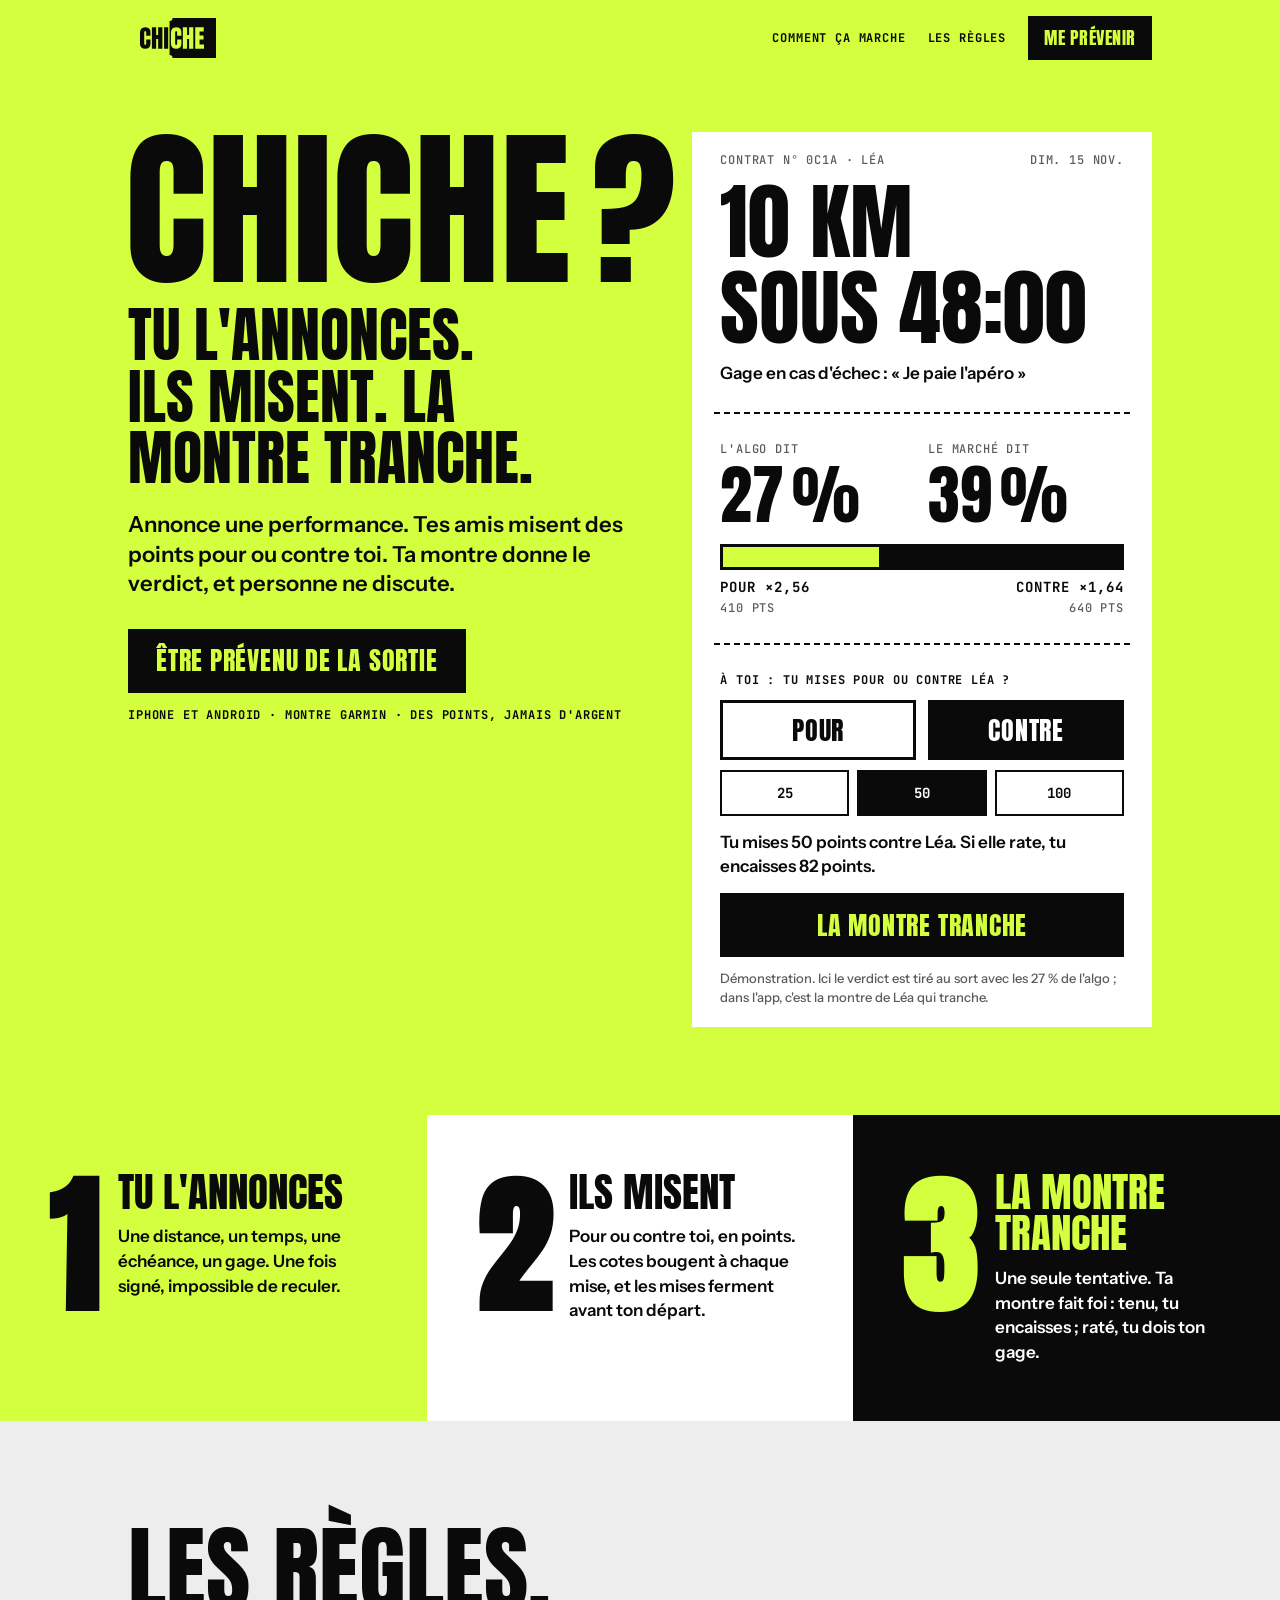
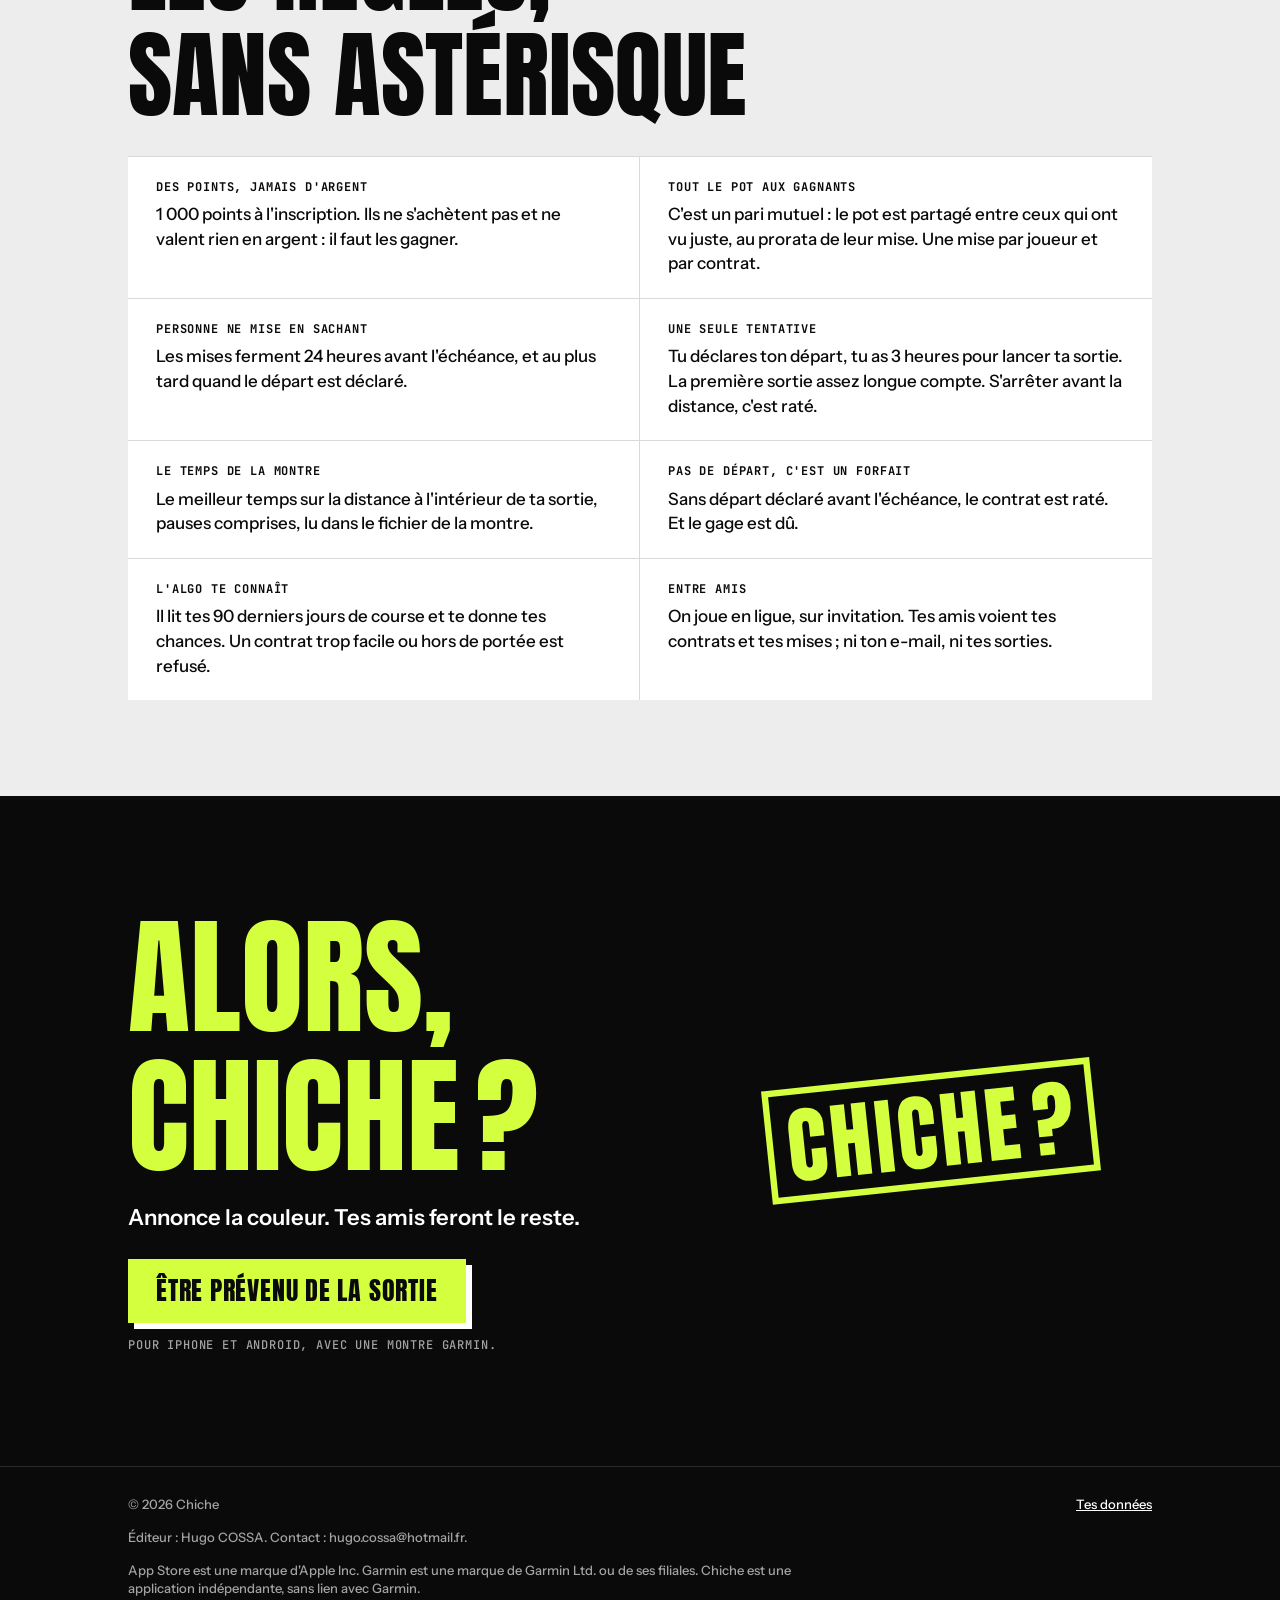
<file: index.html>
<!doctype html>
<html lang="fr">
<head>
  <meta charset="utf-8">
  <meta name="viewport" content="width=device-width, initial-scale=1, viewport-fit=cover">
  <title>Chiche — paris en points entre amis sur vos performances sportives</title>
  <meta name="description" content="Tu annonces une performance, tes amis misent des points pour ou contre toi, ta montre Garmin donne le verdict. Des points, jamais d'argent.">
  <meta name="theme-color" content="#D4FF3F">
  <link rel="icon" href="assets/favicon.svg" type="image/svg+xml">
  <link rel="icon" href="assets/favicon-32.png" sizes="32x32" type="image/png">
  <link rel="apple-touch-icon" href="assets/apple-touch-icon.png">
  <!-- L'adresse du site est écrite en entier ici, dans confidentialite.html, robots.txt et sitemap.xml : un test vérifie qu'elles s'accordent. -->
  <link rel="canonical" href="https://chiche.cloud/">
  <meta property="og:type" content="website">
  <meta property="og:site_name" content="Chiche">
  <meta property="og:locale" content="fr_FR">
  <meta property="og:url" content="https://chiche.cloud/">
  <meta property="og:title" content="Chiche ?">
  <meta property="og:description" content="Tu l'annonces. Ils misent. La montre tranche.">
  <meta property="og:image" content="https://chiche.cloud/assets/apercu.png">
  <meta property="og:image:width" content="1200">
  <meta property="og:image:height" content="630">
  <meta property="og:image:alt" content="Chiche : tu l'annonces, ils misent, la montre tranche.">
  <meta name="twitter:card" content="summary_large_image">
  <!-- Quand l'app est publiée : décommenter et mettre son numéro, pour le bandeau d'installation de Safari.
  <meta name="apple-itunes-app" content="app-id=NUMERO_DE_L_APP">
  -->
  <link rel="stylesheet" href="styles.css">
</head>
<body>
  <header class="top">
    <div class="wrap top__row">
      <a class="top__logo" href="./" aria-label="Chiche, accueil"><img src="assets/chiche-ticket.svg" alt="Chiche" width="182" height="40"></a>
      <nav class="top__nav" aria-label="Sections">
        <a class="link" href="#comment">Comment ça marche</a>
        <a class="link" href="#regles">Les règles</a>
        <a class="button button--small" data-store href="#telecharger">Bientôt</a>
      </nav>
    </div>
  </header>

  <main>
    <!-- Affiché quand le lien d'invitation partagé depuis l'app porte le code de la ligue (?code=…). -->
    <section class="invite on-ink" data-invite hidden aria-label="Ton invitation">
      <div class="wrap invite__row">
        <div>
          <p class="mono">Tu es invité à parier</p>
          <p class="invite__code" data-invite-code></p>
          <p class="invite__text">Installe Chiche, crée ton compte, puis saisis ce code pour rejoindre la ligue.</p>
        </div>
        <button class="button button--acid button--small" type="button" data-invite-copy>Copier le code</button>
      </div>
    </section>

    <section class="hero" style="--page: var(--acid)">
      <div class="wrap hero__grid">
        <div>
          <h1 class="display">Chiche&#8239;?</h1>
          <p class="display hero__say">Tu l'annonces. Ils misent. La montre tranche.</p>
          <p class="lead hero__text">Annonce une performance. Tes amis misent des points pour ou contre toi. Ta montre donne le verdict, et personne ne discute.</p>
          <div class="hero__cta" id="telecharger">
            <span class="button" data-store data-store-long>Bientôt sur l'App Store</span>
            <p class="mono mono--bold">iPhone et Android · montre Garmin · des points, jamais d'argent</p>
          </div>
        </div>

        <section class="ticket" id="demo" aria-labelledby="demo-titre">
          <div class="ticket__part">
            <div class="ticket__row">
              <p class="mono">Contrat n° 0C1A · Léa</p>
              <p class="mono">dim. 15 nov.</p>
            </div>
            <p class="display ticket__title" id="demo-titre">10 km<br>sous 48:00</p>
            <p class="ticket__gage">Gage en cas d'échec : « Je paie l'apéro »</p>
          </div>
          <div class="tear" aria-hidden="true"></div>
          <div class="ticket__part">
            <div class="opinions">
              <div><p class="mono">L'algo dit</p><p class="display">27&#8239;%</p></div>
              <div><p class="mono">Le marché dit</p><p class="display" data-market>41&#8239;%</p></div>
            </div>
            <div class="split" role="img" aria-label="Répartition des mises pour et contre" data-split><div class="split__pour" style="width: 41%"></div></div>
            <div class="odds"><span data-odds-pour>Pour ×2,44</span><span data-odds-contre>Contre ×1,69</span></div>
            <div class="odds"><span data-pts-pour>410 pts</span><span data-pts-contre>590 pts</span></div>
          </div>
          <div class="tear" aria-hidden="true"></div>
          <div class="ticket__part">
            <p class="mono mono--bold">À toi : tu mises pour ou contre Léa ?</p>
            <div class="play__sides">
              <button class="side" type="button" data-side="pour" aria-pressed="false">Pour</button>
              <button class="side" type="button" data-side="contre" aria-pressed="true">Contre</button>
            </div>
            <fieldset class="chips-set">
              <legend class="sr">Ta mise, en points</legend>
              <div class="chips">
                <button class="chip" type="button" data-stake="25" aria-pressed="false">25</button>
                <button class="chip" type="button" data-stake="50" aria-pressed="true">50</button>
                <button class="chip" type="button" data-stake="100" aria-pressed="false">100</button>
              </div>
            </fieldset>
            <p class="play__preview" data-preview aria-live="polite">Active JavaScript pour jouer la démonstration.</p>
            <button class="button play__go" type="button" data-go>La montre tranche</button>
            <p class="play__note">Démonstration. Ici le verdict est tiré au sort avec les 27 % de l'algo ; dans l'app, c'est la montre de Léa qui tranche.</p>
          </div>
          <div class="verdict" data-verdict hidden aria-live="assertive">
            <img data-verdict-stamp alt="">
            <p class="display verdict__time" data-verdict-time></p>
            <p class="verdict__text" data-verdict-text></p>
            <button class="button button--small" type="button" data-again>Rejouer</button>
          </div>
        </section>
      </div>
    </section>

    <section id="comment" aria-label="Comment ça marche">
      <div class="steps">
        <div class="step step--acid">
          <p class="display step__n" aria-hidden="true">1</p>
          <div><h3 class="display">Tu l'annonces</h3><p>Une distance, un temps, une échéance, un gage. Une fois signé, impossible de reculer.</p></div>
        </div>
        <div class="step step--ticket">
          <p class="display step__n" aria-hidden="true">2</p>
          <div><h3 class="display">Ils misent</h3><p>Pour ou contre toi, en points. Les cotes bougent à chaque mise, et les mises ferment avant ton départ.</p></div>
        </div>
        <div class="step step--ink">
          <p class="display step__n" aria-hidden="true">3</p>
          <div><h3 class="display">La montre tranche</h3><p>Une seule tentative. Ta montre fait foi : tenu, tu encaisses ; raté, tu dois ton gage.</p></div>
        </div>
      </div>
    </section>

    <section class="rules" id="regles">
      <div class="wrap">
        <h2 class="display">Les règles, sans astérisque</h2>
        <ul class="rules__list">
          <li><h3>Des points, jamais d'argent</h3><p>1 000 points à l'inscription. Ils ne s'achètent pas et ne valent rien en argent : il faut les gagner.</p></li>
          <li><h3>Tout le pot aux gagnants</h3><p>C'est un pari mutuel : le pot est partagé entre ceux qui ont vu juste, au prorata de leur mise. Une mise par joueur et par contrat.</p></li>
          <li><h3>Personne ne mise en sachant</h3><p>Les mises ferment 24 heures avant l'échéance, et au plus tard quand le départ est déclaré.</p></li>
          <li><h3>Une seule tentative</h3><p>Tu déclares ton départ, tu as 3 heures pour lancer ta sortie. La première sortie assez longue compte. S'arrêter avant la distance, c'est raté.</p></li>
          <li><h3>Le temps de la montre</h3><p>Le meilleur temps sur la distance à l'intérieur de ta sortie, pauses comprises, lu dans le fichier de la montre.</p></li>
          <li><h3>Pas de départ, c'est un forfait</h3><p>Sans départ déclaré avant l'échéance, le contrat est raté. Et le gage est dû.</p></li>
          <li><h3>L'algo te connaît</h3><p>Il lit tes 90 derniers jours de course et te donne tes chances. Un contrat trop facile ou hors de portée est refusé.</p></li>
          <li><h3>Entre amis</h3><p>On joue en ligue, sur invitation. Tes amis voient tes contrats et tes mises ; ni ton e-mail, ni tes sorties.</p></li>
        </ul>
      </div>
    </section>

    <section class="final on-ink">
      <div class="wrap final__grid">
        <div>
          <h2 class="display">Alors, chiche&#8239;?</h2>
          <p class="lead">Annonce la couleur. Tes amis feront le reste.</p>
          <p style="margin-top: 26px"><span class="button button--acid" data-store data-store-long>Bientôt sur l'App Store</span></p>
          <p class="mono">Pour iPhone et Android, avec une montre Garmin.</p>
        </div>
        <img class="final__stamp" src="assets/tampon-chiche-acide.svg" alt="" width="340" height="170">
      </div>
    </section>
  </main>

  <footer class="foot">
    <div class="wrap">
      <div class="foot__row">
        <span>© 2026 Chiche</span>
        <span><a href="confidentialite.html">Tes données</a></span>
      </div>
      <p>Éditeur : Hugo COSSA. Contact : hugo.cossa@hotmail.fr.</p>
      <p>App Store est une marque d'Apple Inc. Garmin est une marque de Garmin Ltd. ou de ses filiales. Chiche est une application indépendante, sans lien avec Garmin.</p>
    </div>
  </footer>

  <script src="site.js"></script>
</body>
</html>
</file>
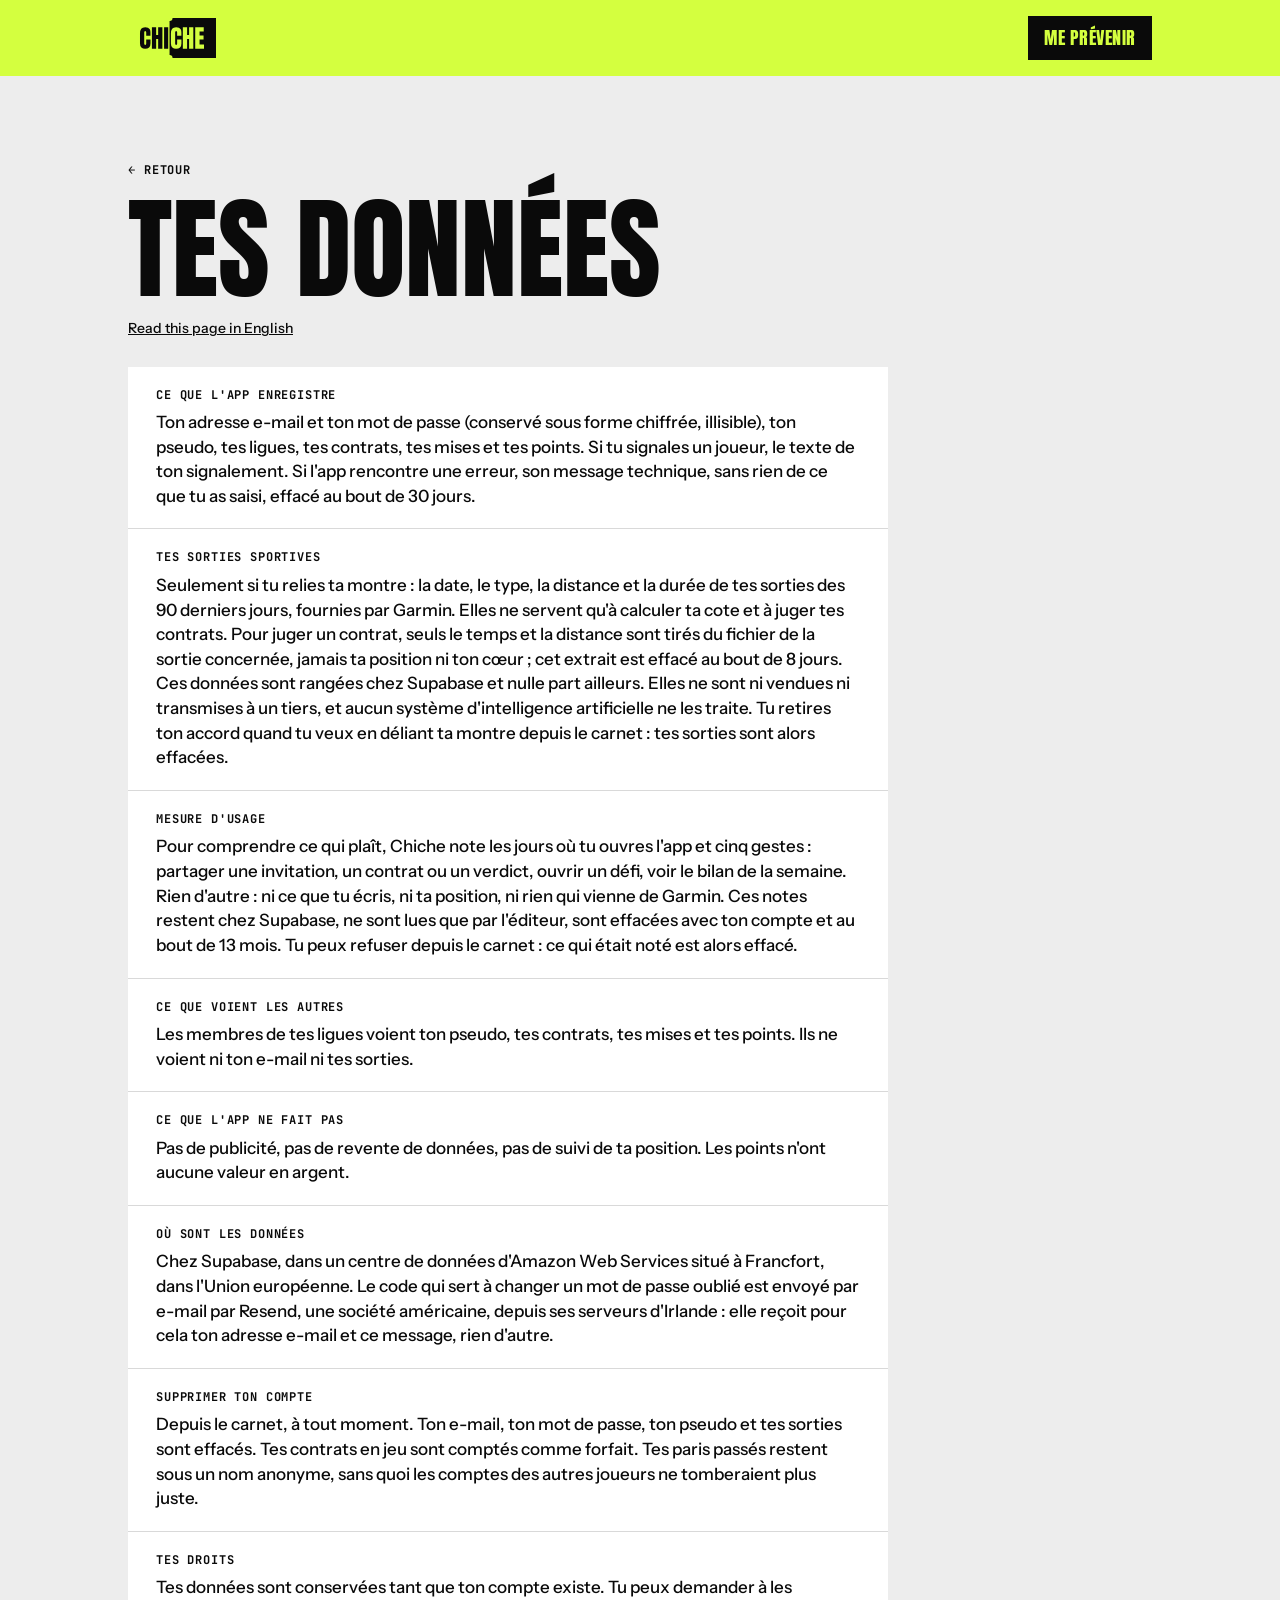
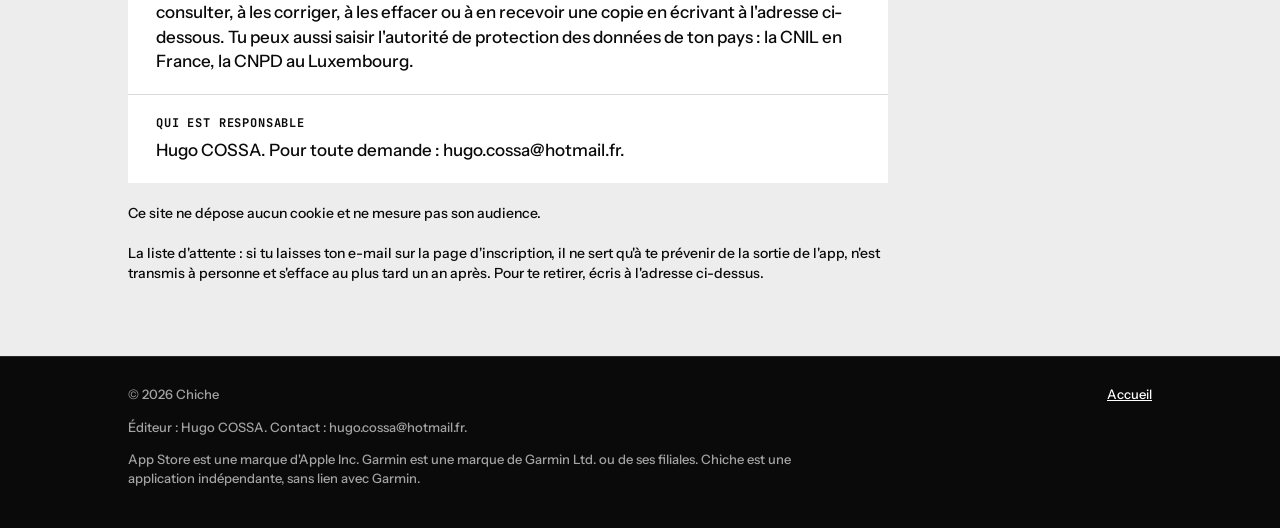
<file: confidentialite.html>
<!doctype html>
<html lang="fr">
<head>
  <meta charset="utf-8">
  <meta name="viewport" content="width=device-width, initial-scale=1, viewport-fit=cover">
  <title>Tes données — Chiche</title>
  <meta name="description" content="Ce que Chiche enregistre, ce que voient les autres joueurs, où sont les données et comment supprimer ton compte.">
  <meta name="theme-color" content="#EDEDED">
  <link rel="canonical" href="https://chiche.cloud/confidentialite.html">
  <link rel="icon" href="assets/favicon.svg" type="image/svg+xml">
  <link rel="icon" href="assets/favicon-32.png" sizes="32x32" type="image/png">
  <link rel="apple-touch-icon" href="assets/apple-touch-icon.png">
  <link rel="stylesheet" href="styles.css">
</head>
<body>
  <header class="top">
    <div class="wrap top__row">
      <a class="top__logo" href="./" aria-label="Chiche, accueil"><img src="assets/chiche-ticket.svg" alt="Chiche" width="182" height="40"></a>
      <nav class="top__nav" aria-label="Sections">
        <a class="button button--small" data-store href="./#telecharger">Bientôt</a>
      </nav>
    </div>
  </header>

  <main class="page">
    <div class="wrap">
      <a class="back" href="./"><span aria-hidden="true">←</span> Retour</a>
      <h1 class="display">Tes données</h1>
      <p class="page__lang"><a href="privacy.html" hreflang="en" lang="en">Read this page in English</a></p>
      <!-- Ce texte est celui de l'écran « Tes données » de l'app (apps/mobile/src/lib/legal.ts) : un test vérifie qu'ils sont identiques. -->
      <div class="page__list">
        <section><h2>Ce que l'app enregistre</h2><p>Ton adresse e-mail et ton mot de passe (conservé sous forme chiffrée, illisible), ton pseudo, tes ligues, tes contrats, tes mises et tes points. Si tu signales un joueur, le texte de ton signalement. Si l'app rencontre une erreur, son message technique, sans rien de ce que tu as saisi, effacé au bout de 30 jours.</p></section>
        <section><h2>Tes sorties sportives</h2><p>Seulement si tu relies ta montre : la date, le type, la distance et la durée de tes sorties des 90 derniers jours, fournies par Garmin. Elles ne servent qu'à calculer ta cote et à juger tes contrats. Pour juger un contrat, seuls le temps et la distance sont tirés du fichier de la sortie concernée, jamais ta position ni ton cœur ; cet extrait est effacé au bout de 8 jours. Ces données sont rangées chez Supabase et nulle part ailleurs. Elles ne sont ni vendues ni transmises à un tiers, et aucun système d'intelligence artificielle ne les traite. Tu retires ton accord quand tu veux en déliant ta montre depuis le carnet : tes sorties sont alors effacées.</p></section>
        <section><h2>Mesure d'usage</h2><p>Pour comprendre ce qui plaît, Chiche note les jours où tu ouvres l'app et cinq gestes : partager une invitation, un contrat ou un verdict, ouvrir un défi, voir le bilan de la semaine. Rien d'autre : ni ce que tu écris, ni ta position, ni rien qui vienne de Garmin. Ces notes restent chez Supabase, ne sont lues que par l'éditeur, sont effacées avec ton compte et au bout de 13 mois. Tu peux refuser depuis le carnet : ce qui était noté est alors effacé.</p></section>
        <section><h2>Ce que voient les autres</h2><p>Les membres de tes ligues voient ton pseudo, tes contrats, tes mises et tes points. Ils ne voient ni ton e-mail ni tes sorties.</p></section>
        <section><h2>Ce que l'app ne fait pas</h2><p>Pas de publicité, pas de revente de données, pas de suivi de ta position. Les points n'ont aucune valeur en argent.</p></section>
        <section><h2>Où sont les données</h2><p>Chez Supabase, dans un centre de données d'Amazon Web Services situé à Francfort, dans l'Union européenne. Le code qui sert à changer un mot de passe oublié est envoyé par e-mail par Resend, une société américaine, depuis ses serveurs d'Irlande : elle reçoit pour cela ton adresse e-mail et ce message, rien d'autre.</p></section>
        <section><h2>Supprimer ton compte</h2><p>Depuis le carnet, à tout moment. Ton e-mail, ton mot de passe, ton pseudo et tes sorties sont effacés. Tes contrats en jeu sont comptés comme forfait. Tes paris passés restent sous un nom anonyme, sans quoi les comptes des autres joueurs ne tomberaient plus juste.</p></section>
        <section><h2>Tes droits</h2><p>Tes données sont conservées tant que ton compte existe. Tu peux demander à les consulter, à les corriger, à les effacer ou à en recevoir une copie en écrivant à l'adresse ci-dessous. Tu peux aussi saisir l'autorité de protection des données de ton pays : la CNIL en France, la CNPD au Luxembourg.</p></section>
        <section><h2>Qui est responsable</h2><p>Hugo COSSA. Pour toute demande : hugo.cossa@hotmail.fr.</p></section>
      </div>
      <p class="page__note">Ce site ne dépose aucun cookie et ne mesure pas son audience.</p>
      <p class="page__note">La liste d'attente : si tu laisses ton e-mail sur la page d'inscription, il ne sert qu'à te prévenir de la sortie de l'app, n'est transmis à personne et s'efface au plus tard un an après. Pour te retirer, écris à l'adresse ci-dessus.</p>
    </div>
  </main>

  <footer class="foot">
    <div class="wrap">
      <div class="foot__row">
        <span>© 2026 Chiche</span>
        <span><a href="./">Accueil</a></span>
      </div>
      <p>Éditeur : Hugo COSSA. Contact : hugo.cossa@hotmail.fr.</p>
      <p>App Store est une marque d'Apple Inc. Garmin est une marque de Garmin Ltd. ou de ses filiales. Chiche est une application indépendante, sans lien avec Garmin.</p>
    </div>
  </footer>

  <script src="site.js"></script>
</body>
</html>
</file>
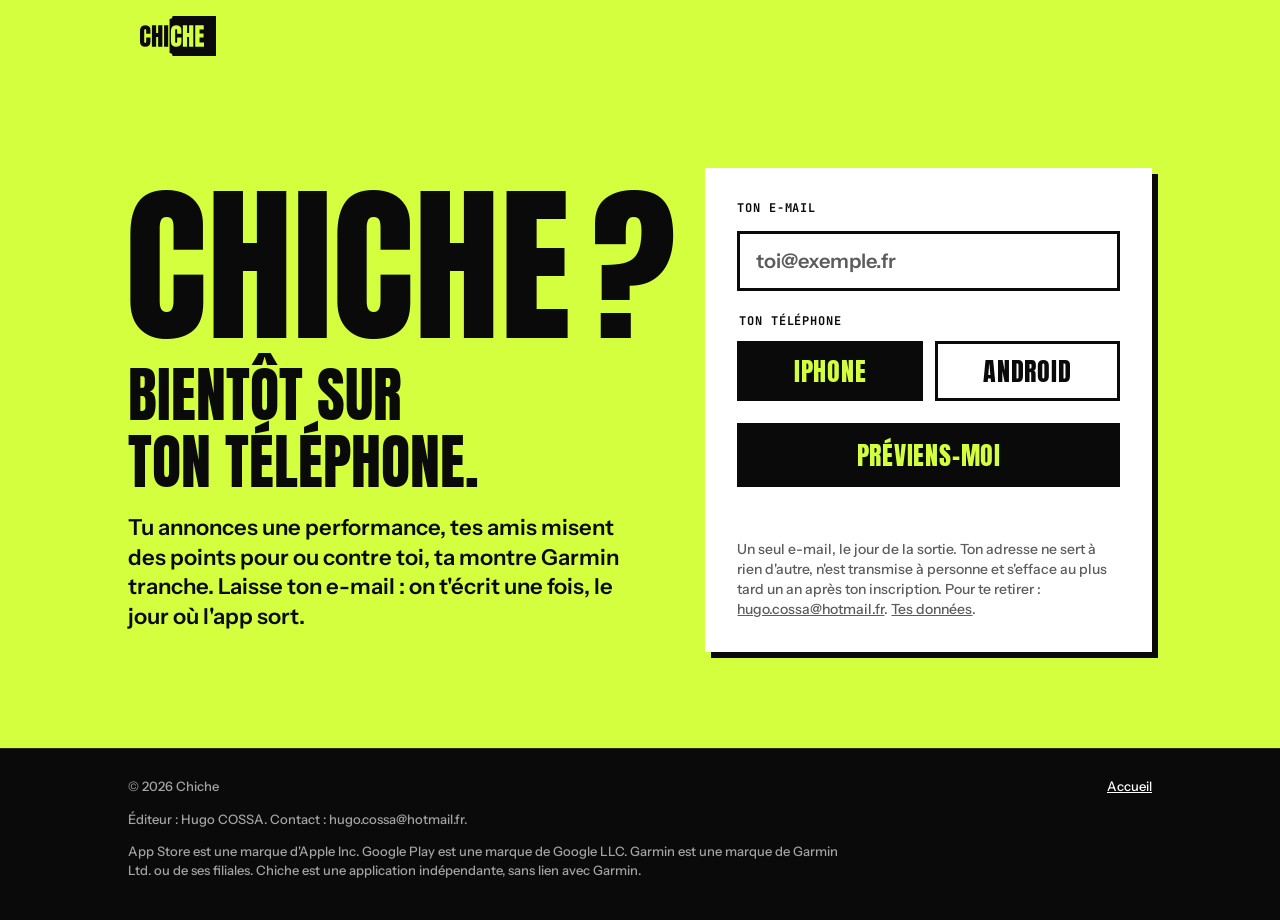
<file: inscription.html>
<!doctype html>
<html lang="fr">
<head>
  <meta charset="utf-8">
  <meta name="viewport" content="width=device-width, initial-scale=1, viewport-fit=cover">
  <title>Être prévenu de la sortie — Chiche</title>
  <meta name="description" content="Chiche arrive bientôt sur iPhone et Android. Laisse ton e-mail : on t'écrit une fois, le jour de la sortie.">
  <meta name="theme-color" content="#D4FF3F">
  <link rel="canonical" href="https://chiche.cloud/inscription.html">
  <meta property="og:type" content="website">
  <meta property="og:site_name" content="Chiche">
  <meta property="og:locale" content="fr_FR">
  <meta property="og:url" content="https://chiche.cloud/inscription.html">
  <meta property="og:title" content="Chiche ? Sois prévenu de la sortie">
  <meta property="og:description" content="Tu l'annonces. Ils misent. La montre tranche. Laisse ton e-mail, on te prévient le jour J.">
  <meta property="og:image" content="https://chiche.cloud/assets/apercu.png">
  <meta property="og:image:width" content="1200">
  <meta property="og:image:height" content="630">
  <meta name="twitter:card" content="summary_large_image">
  <link rel="icon" href="assets/favicon.svg" type="image/svg+xml">
  <link rel="icon" href="assets/favicon-32.png" sizes="32x32" type="image/png">
  <link rel="apple-touch-icon" href="assets/apple-touch-icon.png">
  <link rel="stylesheet" href="styles.css">
</head>
<body>
  <header class="top">
    <div class="wrap top__row">
      <a class="top__logo" href="./" aria-label="Chiche, accueil"><img src="assets/chiche-ticket.svg" alt="Chiche" width="182" height="40"></a>
    </div>
  </header>

  <main>
    <section class="hero signup" style="--page: var(--acid)">
      <div class="wrap signup__grid">
        <div>
          <h1 class="display">Chiche&#8239;?</h1>
          <p class="display hero__say">Bientôt sur ton téléphone.</p>
          <p class="lead signup__text">Tu annonces une performance, tes amis misent des points pour ou contre toi, ta montre Garmin tranche. Laisse ton e-mail : on t'écrit une fois, le jour où l'app sort.</p>
        </div>

        <!-- Le formulaire ne s'envoie qu'avec le script, et le dit sinon. Sur grand écran, il tient dans un ticket à droite. -->
        <form class="signup__form" data-signup novalidate>
          <label class="mono mono--bold" for="email">Ton e-mail</label>
          <input class="signup__email" id="email" name="email" type="email" autocomplete="email" inputmode="email" required maxlength="254" placeholder="toi@exemple.fr">

          <fieldset class="signup__platforms">
            <legend class="mono mono--bold">Ton téléphone</legend>
            <div class="play__sides">
              <button class="side" type="button" data-platform="iphone" aria-pressed="true">iPhone</button>
              <button class="side" type="button" data-platform="android" aria-pressed="false">Android</button>
            </div>
          </fieldset>

          <!-- Champ piège : invisible pour un humain, rempli par les robots. -->
          <div class="sr" aria-hidden="true">
            <label for="site_web">Ne pas remplir</label>
            <input id="site_web" name="site_web" type="text" tabindex="-1" autocomplete="off">
          </div>

          <button class="button signup__go" type="submit" data-signup-go>Préviens-moi</button>
          <p class="signup__status" data-signup-status role="status" aria-live="polite">Active JavaScript pour t'inscrire.</p>
          <p class="signup__legal">Un seul e-mail, le jour de la sortie. Ton adresse ne sert à rien d'autre, n'est transmise à personne et s'efface au plus tard un an après ton inscription. Pour te retirer : <a href="mailto:hugo.cossa@hotmail.fr">hugo.cossa@hotmail.fr</a>. <a href="confidentialite.html">Tes données</a>.</p>
        </form>
      </div>
    </section>
  </main>

  <footer class="foot">
    <div class="wrap">
      <div class="foot__row">
        <span>© 2026 Chiche</span>
        <span><a href="./">Accueil</a></span>
      </div>
      <p>Éditeur : Hugo COSSA. Contact : hugo.cossa@hotmail.fr.</p>
      <p>App Store est une marque d'Apple Inc. Google Play est une marque de Google LLC. Garmin est une marque de Garmin Ltd. ou de ses filiales. Chiche est une application indépendante, sans lien avec Garmin.</p>
    </div>
  </footer>

  <script src="inscription.js"></script>
</body>
</html>
</file>
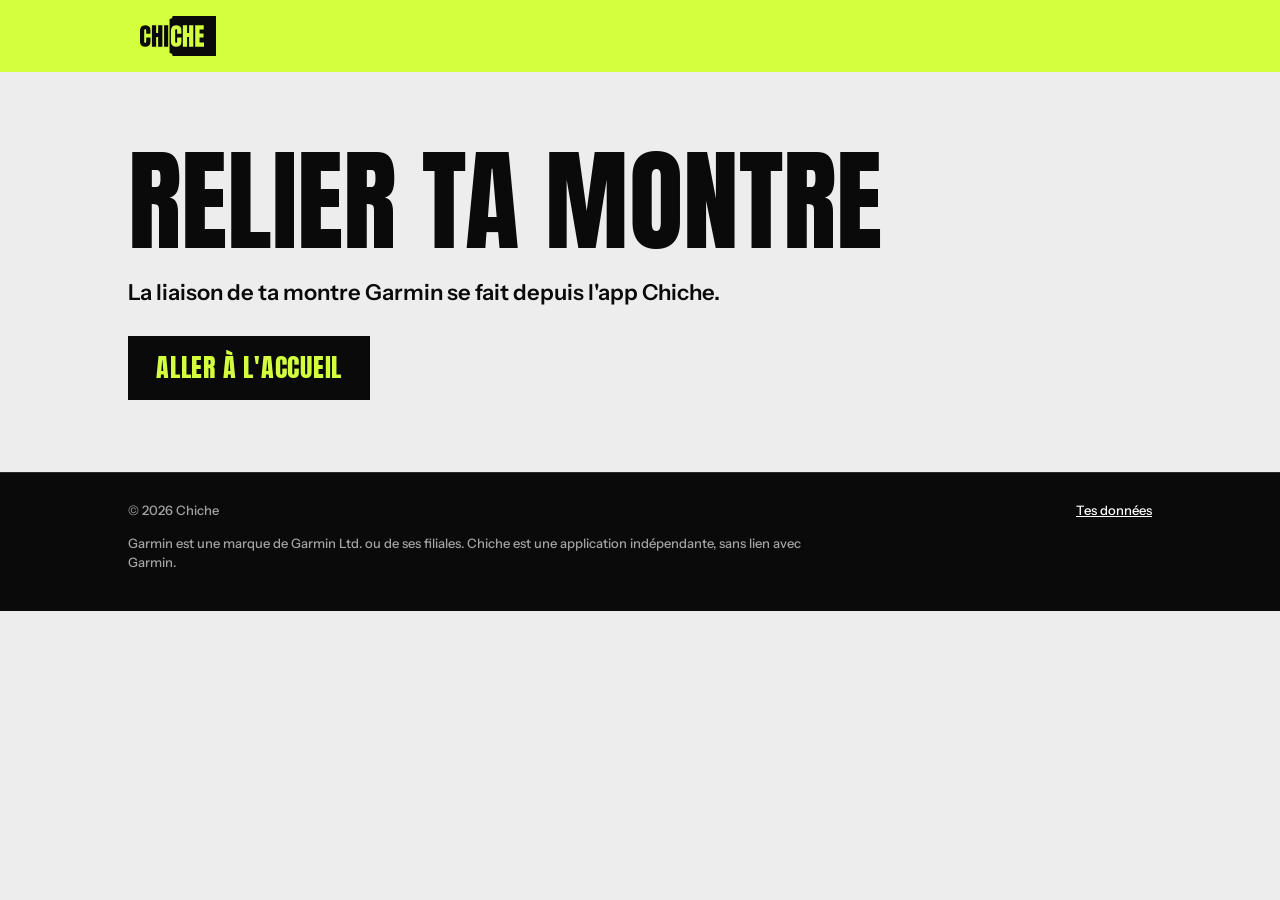
<file: montre.html>
<!doctype html>
<html lang="fr">
<head>
  <meta charset="utf-8">
  <meta name="viewport" content="width=device-width, initial-scale=1, viewport-fit=cover">
  <title>Relier ta montre — Chiche</title>
  <meta name="robots" content="noindex">
  <meta name="theme-color" content="#EDEDED">
  <link rel="icon" href="assets/favicon.svg" type="image/svg+xml">
  <link rel="icon" href="assets/favicon-32.png" sizes="32x32" type="image/png">
  <link rel="apple-touch-icon" href="assets/apple-touch-icon.png">
  <link rel="stylesheet" href="styles.css">
</head>
<body>
  <header class="top">
    <div class="wrap top__row">
      <a class="top__logo" href="./" aria-label="Chiche, accueil"><img src="assets/chiche-ticket.svg" alt="Chiche" width="182" height="40"></a>
    </div>
  </header>

  <!-- L'adresse de cette page est déclarée chez Garmin comme adresse de retour de la connexion (OAuth) : ne pas la renommer sans la changer là-bas. Garmin y renvoie le joueur avec un code ; montre.js le remet au serveur. -->
  <main class="page">
    <div class="wrap">
      <h1 class="display" data-title aria-live="polite">Relier ta montre</h1>
      <p class="lead page__lead" data-text aria-live="polite">La liaison de ta montre Garmin se fait depuis l'app Chiche.</p>
      <a class="button" href="./">Aller à l'accueil</a>
    </div>
  </main>

  <footer class="foot">
    <div class="wrap">
      <div class="foot__row">
        <span>© 2026 Chiche</span>
        <span><a href="confidentialite.html">Tes données</a></span>
      </div>
      <p>Garmin est une marque de Garmin Ltd. ou de ses filiales. Chiche est une application indépendante, sans lien avec Garmin.</p>
    </div>
  </footer>
  <script src="montre.js"></script>
</body>
</html>
</file>
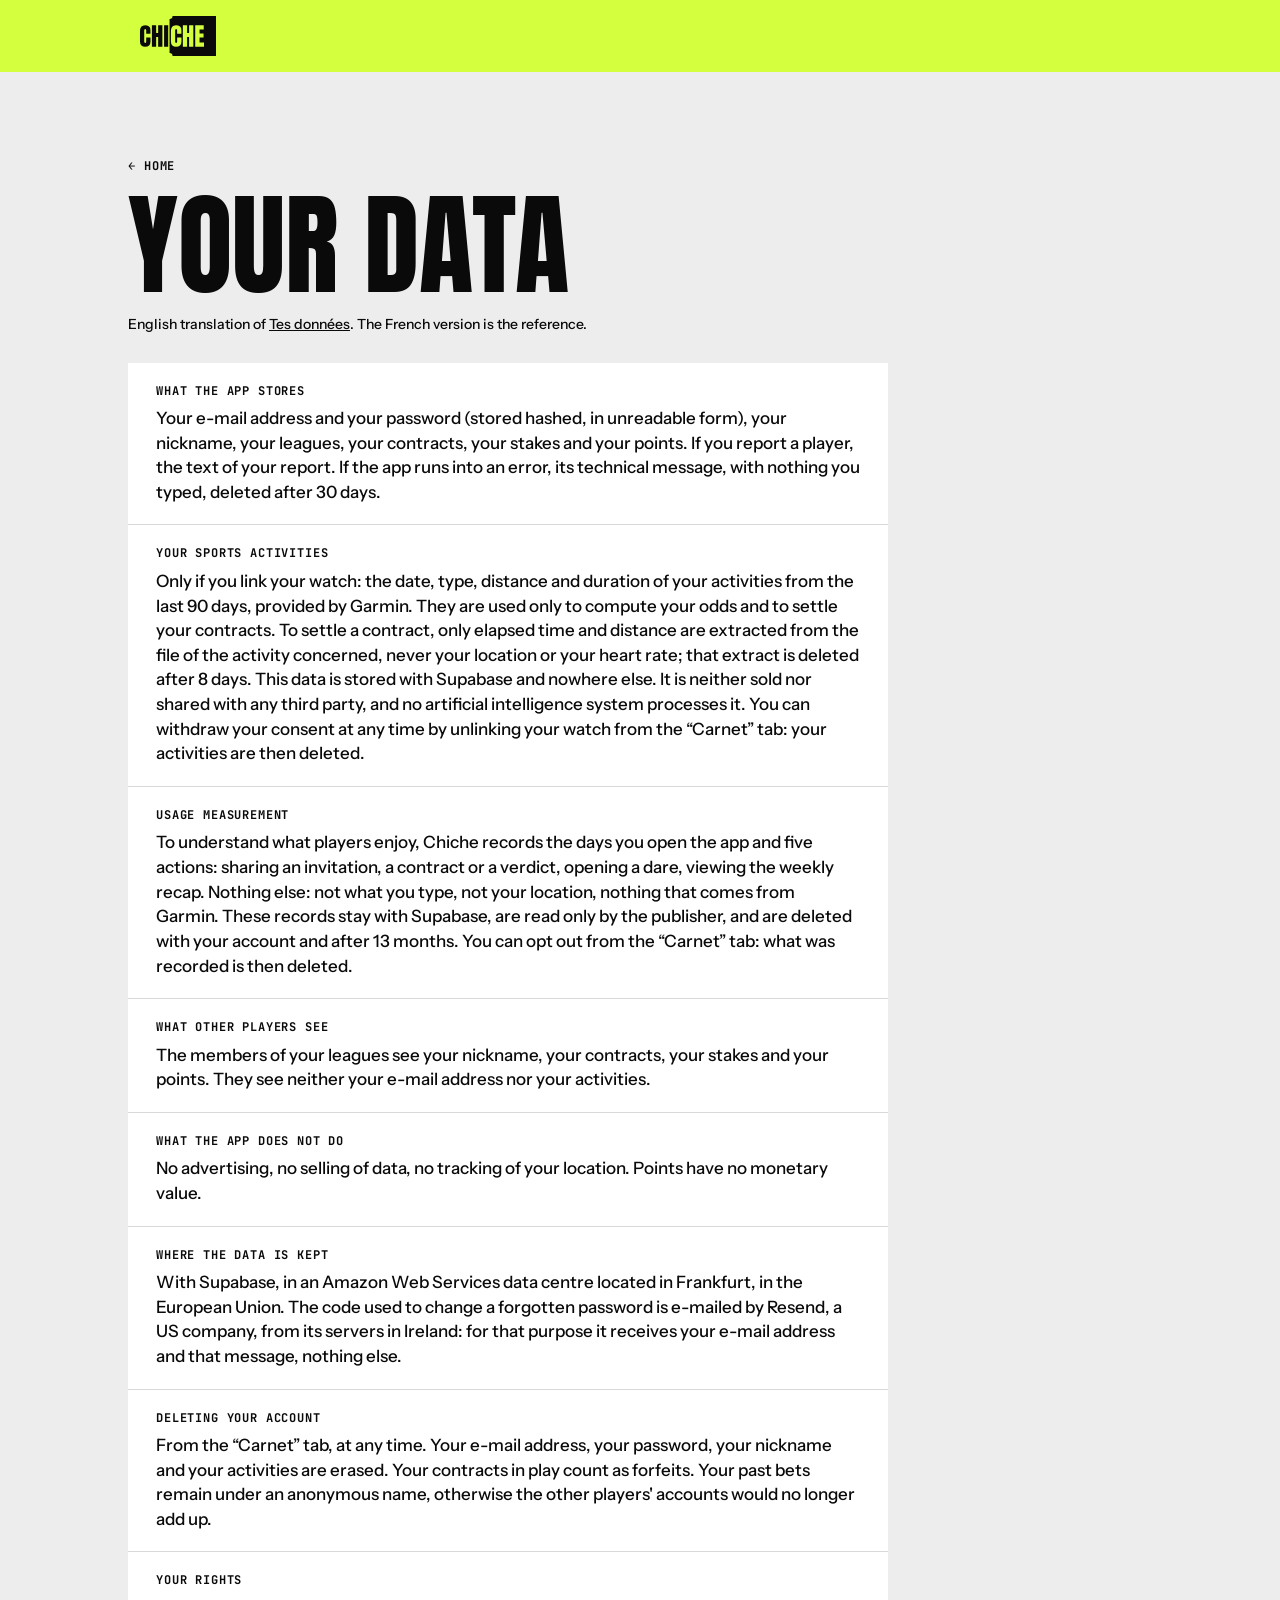
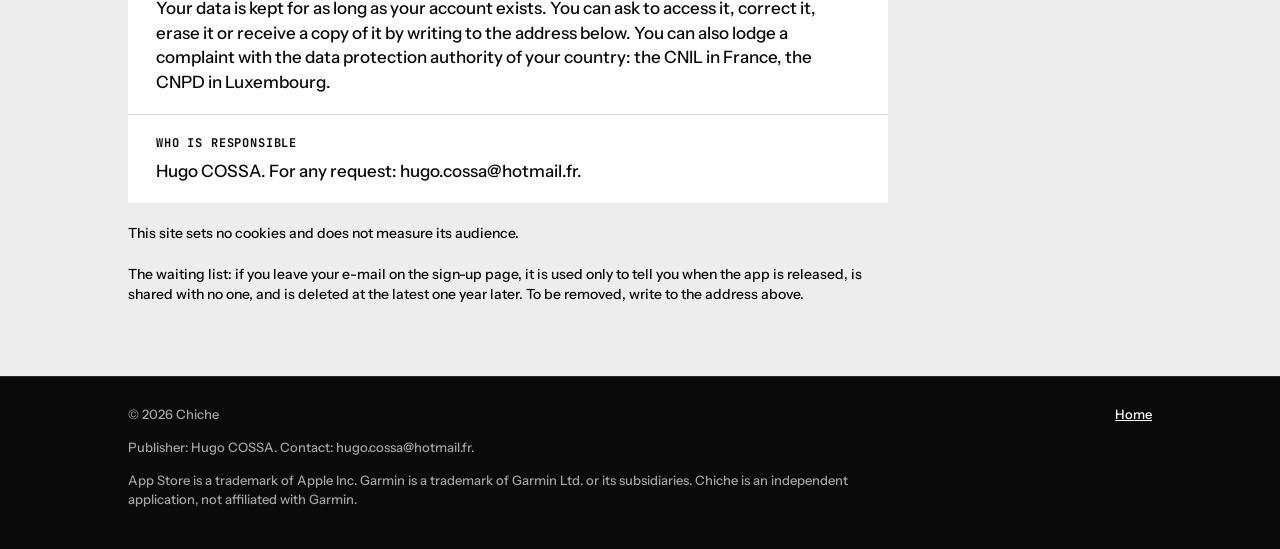
<file: privacy.html>
<!doctype html>
<html lang="en">
<head>
  <meta charset="utf-8">
  <meta name="viewport" content="width=device-width, initial-scale=1, viewport-fit=cover">
  <title>Your data — Chiche</title>
  <meta name="description" content="What Chiche stores, what other players see, where the data is kept and how to delete your account.">
  <meta name="theme-color" content="#EDEDED">
  <link rel="canonical" href="https://chiche.cloud/privacy.html">
  <link rel="icon" href="assets/favicon.svg" type="image/svg+xml">
  <link rel="icon" href="assets/favicon-32.png" sizes="32x32" type="image/png">
  <link rel="apple-touch-icon" href="assets/apple-touch-icon.png">
  <link rel="stylesheet" href="styles.css">
</head>
<body>
  <header class="top">
    <div class="wrap top__row">
      <a class="top__logo" href="./" aria-label="Chiche, home"><img src="assets/chiche-ticket.svg" alt="Chiche" width="182" height="40"></a>
    </div>
  </header>

  <main class="page">
    <div class="wrap">
      <a class="back" href="./"><span aria-hidden="true">←</span> Home</a>
      <h1 class="display">Your data</h1>
      <p class="page__lang">English translation of <a href="confidentialite.html" hreflang="fr" lang="fr">Tes données</a>. The French version is the reference.</p>
      <!-- Traduction de confidentialite.html, section par section : toute modification du texte français se reporte ici. Un test vérifie que les deux pages ont les mêmes sections. -->
      <div class="page__list">
        <section><h2>What the app stores</h2><p>Your e-mail address and your password (stored hashed, in unreadable form), your nickname, your leagues, your contracts, your stakes and your points. If you report a player, the text of your report. If the app runs into an error, its technical message, with nothing you typed, deleted after 30 days.</p></section>
        <section><h2>Your sports activities</h2><p>Only if you link your watch: the date, type, distance and duration of your activities from the last 90 days, provided by Garmin. They are used only to compute your odds and to settle your contracts. To settle a contract, only elapsed time and distance are extracted from the file of the activity concerned, never your location or your heart rate; that extract is deleted after 8 days. This data is stored with Supabase and nowhere else. It is neither sold nor shared with any third party, and no artificial intelligence system processes it. You can withdraw your consent at any time by unlinking your watch from the “Carnet” tab: your activities are then deleted.</p></section>
        <section><h2>Usage measurement</h2><p>To understand what players enjoy, Chiche records the days you open the app and five actions: sharing an invitation, a contract or a verdict, opening a dare, viewing the weekly recap. Nothing else: not what you type, not your location, nothing that comes from Garmin. These records stay with Supabase, are read only by the publisher, and are deleted with your account and after 13 months. You can opt out from the “Carnet” tab: what was recorded is then deleted.</p></section>
        <section><h2>What other players see</h2><p>The members of your leagues see your nickname, your contracts, your stakes and your points. They see neither your e-mail address nor your activities.</p></section>
        <section><h2>What the app does not do</h2><p>No advertising, no selling of data, no tracking of your location. Points have no monetary value.</p></section>
        <section><h2>Where the data is kept</h2><p>With Supabase, in an Amazon Web Services data centre located in Frankfurt, in the European Union. The code used to change a forgotten password is e-mailed by Resend, a US company, from its servers in Ireland: for that purpose it receives your e-mail address and that message, nothing else.</p></section>
        <section><h2>Deleting your account</h2><p>From the “Carnet” tab, at any time. Your e-mail address, your password, your nickname and your activities are erased. Your contracts in play count as forfeits. Your past bets remain under an anonymous name, otherwise the other players' accounts would no longer add up.</p></section>
        <section><h2>Your rights</h2><p>Your data is kept for as long as your account exists. You can ask to access it, correct it, erase it or receive a copy of it by writing to the address below. You can also lodge a complaint with the data protection authority of your country: the CNIL in France, the CNPD in Luxembourg.</p></section>
        <section><h2>Who is responsible</h2><p>Hugo COSSA. For any request: hugo.cossa@hotmail.fr.</p></section>
      </div>
      <p class="page__note">This site sets no cookies and does not measure its audience.</p>
      <p class="page__note">The waiting list: if you leave your e-mail on the sign-up page, it is used only to tell you when the app is released, is shared with no one, and is deleted at the latest one year later. To be removed, write to the address above.</p>
    </div>
  </main>

  <footer class="foot">
    <div class="wrap">
      <div class="foot__row">
        <span>© 2026 Chiche</span>
        <span><a href="./">Home</a></span>
      </div>
      <p>Publisher: Hugo COSSA. Contact: hugo.cossa@hotmail.fr.</p>
      <p>App Store is a trademark of Apple Inc. Garmin is a trademark of Garmin Ltd. or its subsidiaries. Chiche is an independent application, not affiliated with Garmin.</p>
    </div>
  </footer>
</body>
</html>
</file>
<file: styles.css>
/* Chiche — le site. Mêmes couleurs, mêmes polices et mêmes pièces que l'app (brand/tokens.json). */

@font-face {
  font-family: "Anton";
  src: url("fonts/Anton-Regular.ttf") format("truetype");
  font-display: swap;
}
@font-face {
  font-family: "Instrument Sans";
  font-weight: 500;
  src: url("fonts/InstrumentSans-Medium.ttf") format("truetype");
  font-display: swap;
}
@font-face {
  font-family: "Instrument Sans";
  font-weight: 600;
  src: url("fonts/InstrumentSans-SemiBold.ttf") format("truetype");
  font-display: swap;
}
@font-face {
  font-family: "JetBrains Mono";
  font-weight: 500;
  src: url("fonts/JetBrainsMono-Medium.ttf") format("truetype");
  font-display: swap;
}
@font-face {
  font-family: "JetBrains Mono";
  font-weight: 700;
  src: url("fonts/JetBrainsMono-Bold.ttf") format("truetype");
  font-display: swap;
}

/* Mise en page : des bandes pleine largeur, comme les blocs d'un ticket ; aucun arrondi. */
:root {
  --ink: #0a0a0a;
  --counter: #ededed;
  --ticket: #ffffff;
  --acid: #d4ff3f;
  --red: #ff4127;
  --grey: #5c5c5c;
  --grey-on-ink: #a3a3a3;
  --rule: #d9d9d9;

  --display: "Anton", "Arial Narrow", Impact, sans-serif;
  --text: "Instrument Sans", system-ui, -apple-system, "Segoe UI", sans-serif;
  --mono: "JetBrains Mono", ui-monospace, "SF Mono", Menlo, monospace;

  --gutter: clamp(16px, 5vw, 48px);
  --wide: 1120px;
}

*,
*::before,
*::after {
  box-sizing: border-box;
}
html {
  -webkit-text-size-adjust: 100%;
  scroll-behavior: smooth;
}
body {
  margin: 0;
  background: var(--counter);
  color: var(--ink);
  font: 500 17px / 1.45 var(--text);
}
img {
  max-width: 100%;
  display: block;
}
a {
  color: inherit;
}
:focus-visible {
  outline: 3px solid var(--ink);
  outline-offset: 3px;
}
.on-ink :focus-visible {
  outline-color: var(--acid);
}

.wrap {
  max-width: var(--wide);
  margin-inline: auto;
  padding-left: max(var(--gutter), env(safe-area-inset-left, 0px));
  padding-right: max(var(--gutter), env(safe-area-inset-right, 0px));
}

/* ---- Typographie ---- */
.display {
  font-family: var(--display);
  font-weight: 400;
  text-transform: uppercase;
  line-height: 1.02;
  letter-spacing: 0;
  margin: 0;
  text-wrap: balance;
}
.mono {
  font-family: var(--mono);
  font-weight: 500;
  font-size: 12px;
  line-height: 1.45;
  letter-spacing: 0.07em;
  text-transform: uppercase;
  color: var(--grey);
  margin: 0;
}
.mono--bold {
  font-weight: 700;
  color: var(--ink);
}
.lead {
  font-size: clamp(18px, 2.2vw, 22px);
  font-weight: 600;
  line-height: 1.35;
  margin: 0;
  max-width: 34ch;
}

/* ---- Boutons ---- */
.button {
  display: inline-flex;
  align-items: center;
  justify-content: center;
  min-height: 64px;
  padding: 0 28px;
  border: 0;
  background: var(--ink);
  color: var(--acid);
  font-family: var(--display);
  font-size: 26px;
  letter-spacing: 0.03em;
  text-transform: uppercase;
  text-decoration: none;
  cursor: pointer;
}
.button:hover {
  background: #000;
}
.button:active {
  transform: translate(2px, 2px);
}
.button--acid {
  background: var(--acid);
  color: var(--ink);
  box-shadow: 6px 6px 0 var(--ink);
}
.button--acid:hover {
  background: var(--acid);
}
.button--acid:active {
  transform: translate(6px, 6px);
  box-shadow: none;
}
.on-ink .button--acid {
  box-shadow: 6px 6px 0 var(--ticket);
}
/* Tant que l'app n'est pas publiée, le bouton est une simple mention : il ne se presse pas. */
span.button {
  cursor: default;
}
span.button:hover {
  background: var(--ink);
}
span.button:active {
  transform: none;
}
span.button--acid:hover {
  background: var(--acid);
}
span.button--acid:active {
  transform: none;
  box-shadow: 6px 6px 0 var(--ink);
}
.on-ink span.button--acid:active {
  box-shadow: 6px 6px 0 var(--ticket);
}
.sr {
  position: absolute;
  width: 1px;
  height: 1px;
  margin: -1px;
  padding: 0;
  overflow: hidden;
  clip-path: inset(50%);
  white-space: nowrap;
  border: 0;
}
.button--small {
  min-height: 44px;
  padding: 0 16px;
  font-size: 18px;
}

/* ---- En-tête ---- */
.top {
  background: var(--acid);
}
.top__row {
  display: flex;
  align-items: center;
  justify-content: space-between;
  gap: 16px;
  padding-block: 16px;
}
.top__logo img {
  height: 40px;
  width: auto;
}
.top__nav {
  display: flex;
  align-items: center;
  gap: 22px;
}
.top__nav a.link {
  font: 700 12px / 1 var(--mono);
  letter-spacing: 0.07em;
  text-transform: uppercase;
  text-decoration: none;
  padding-block: 16px;
}
.top__nav a.link:hover {
  text-decoration: underline;
}
@media (max-width: 640px) {
  .top__nav a.link {
    display: none;
  }
}

/* ---- Invitation (lien partagé depuis l'app : ?code=…) ---- */
.invite {
  background: var(--ink);
  color: var(--ticket);
}
.invite__row {
  display: flex;
  flex-wrap: wrap;
  align-items: center;
  justify-content: space-between;
  gap: 16px 32px;
  padding-block: 22px;
}
.invite .mono {
  color: var(--acid);
}
.invite__code {
  font-family: var(--mono);
  font-weight: 700;
  font-size: clamp(26px, 6vw, 40px);
  letter-spacing: 0.08em;
  margin: 6px 0;
  user-select: all;
  overflow-wrap: anywhere;
}
.invite__text {
  margin: 0;
  max-width: 44ch;
  font-weight: 600;
}

/* ---- Ouverture ---- */
.hero {
  background: var(--acid);
}
.hero__grid {
  display: grid;
  grid-template-columns: minmax(0, 1fr);
  gap: 40px;
  padding-block: clamp(24px, 5vw, 56px) clamp(40px, 7vw, 88px);
  align-items: start;
}
@media (min-width: 940px) {
  .hero__grid {
    grid-template-columns: minmax(0, 1.05fr) minmax(0, 0.95fr);
    gap: 56px;
  }
}
/* Le nom remplit sa colonne sans jamais en sortir : « CHICHE ? » fait environ 3,2 fois sa taille de large. */
.hero h1 {
  font-size: min(27vw, 200px);
  line-height: 0.9;
  margin-left: -0.02em;
  white-space: nowrap;
}
@media (min-width: 940px) {
  .hero h1 {
    font-size: min(13.4vw, 172px);
  }
}
.hero__say {
  font-size: clamp(34px, 5.4vw, 60px);
  margin-top: 18px;
}
.hero__text {
  margin-top: 22px;
}
.hero__cta {
  margin-top: 30px;
  display: flex;
  flex-direction: column;
  align-items: flex-start;
  gap: 14px;
}
.hero__cta .mono {
  color: var(--ink);
}

/* ---- Le ticket ---- */
.ticket {
  position: relative;
  background: var(--ticket);
}
.ticket__part {
  padding: 20px clamp(18px, 3vw, 28px);
}
.ticket__row {
  display: flex;
  justify-content: space-between;
  gap: 12px;
  flex-wrap: wrap;
}
.ticket__title {
  font-size: clamp(52px, 8.4vw, 84px);
  margin-top: 10px;
}
.ticket__gage {
  margin: 10px 0 0;
  font-weight: 600;
}
.tear {
  position: relative;
  height: 16px;
}
.tear::before {
  content: "";
  position: absolute;
  left: 22px;
  right: 22px;
  top: 7px;
  border-top: 2px dashed var(--ink);
}
.tear::after {
  content: "";
  position: absolute;
  inset: 0 -8px;
  background:
    radial-gradient(circle at 0 50%, var(--page, var(--acid)) 8px, transparent 8.5px),
    radial-gradient(circle at 100% 50%, var(--page, var(--acid)) 8px, transparent 8.5px);
}
.opinions {
  display: grid;
  grid-template-columns: 1fr 1fr;
  gap: 12px;
}
.opinions .display {
  font-size: clamp(44px, 7vw, 64px);
  margin-top: 4px;
  font-variant-numeric: tabular-nums;
}
.split {
  display: flex;
  height: 26px;
  border: 3px solid var(--ink);
  background: var(--ink);
  margin-top: 16px;
}
.split__pour {
  background: var(--acid);
  transition: width 0.45s cubic-bezier(0.2, 0.7, 0.2, 1);
}
.odds {
  display: flex;
  justify-content: space-between;
  gap: 12px;
  margin-top: 8px;
  font: 700 14px / 1.4 var(--mono);
  letter-spacing: 0.07em;
  text-transform: uppercase;
  font-variant-numeric: tabular-nums;
}
.odds + .odds {
  font-weight: 500;
  font-size: 12px;
  color: var(--grey);
  margin-top: 2px;
}

/* ---- La démonstration ---- */
.play__sides {
  display: grid;
  grid-template-columns: 1fr 1fr;
  gap: 12px;
  margin-top: 10px;
}
.side {
  min-height: 60px;
  border: 3px solid var(--ink);
  background: var(--ticket);
  color: var(--ink);
  font: 400 26px / 1 var(--display);
  letter-spacing: 0.03em;
  text-transform: uppercase;
  cursor: pointer;
}
.side[aria-pressed="true"][data-side="pour"] {
  background: var(--acid);
}
.side[aria-pressed="true"][data-side="contre"] {
  background: var(--ink);
  color: var(--ticket);
}
.chips-set {
  border: 0;
  margin: 0;
  padding: 0;
  min-width: 0;
}
.chips {
  display: grid;
  grid-template-columns: repeat(3, 1fr);
  gap: 8px;
  margin-top: 10px;
}
.chip {
  min-height: 46px;
  border: 2px solid var(--ink);
  background: transparent;
  color: var(--ink);
  font: 700 14px / 1 var(--mono);
  cursor: pointer;
}
.chip[aria-pressed="true"] {
  background: var(--ink);
  color: var(--ticket);
}
.play__preview {
  margin: 14px 0 0;
  font-weight: 600;
  min-height: 3em;
}
.play__go {
  width: 100%;
  margin-top: 12px;
}
.play__note {
  margin: 12px 0 0;
  font-size: 13px;
  color: var(--grey);
}
.verdict {
  position: absolute;
  inset: 0;
  display: flex;
  flex-direction: column;
  align-items: center;
  justify-content: center;
  gap: 18px;
  padding: 24px;
  text-align: center;
}
.verdict[hidden] {
  display: none;
}
.verdict[data-result="tenu"] {
  background: var(--acid);
  color: var(--ink);
}
.verdict[data-result="rate"] {
  background: var(--ink);
  color: var(--ticket);
}
.verdict img {
  width: min(78%, 380px);
  height: auto;
  animation: tampon 0.26s cubic-bezier(0.55, 0, 1, 0.45) both;
}
.verdict__time {
  font-size: clamp(64px, 12vw, 104px);
  font-variant-numeric: tabular-nums;
}
.verdict__text {
  margin: 0;
  font-weight: 600;
  max-width: 30ch;
}
.verdict .button {
  margin-top: 4px;
}
.verdict[data-result="rate"] .button {
  background: var(--acid);
  color: var(--ink);
}
@keyframes tampon {
  from {
    opacity: 0;
    transform: scale(3.2);
  }
  30% {
    opacity: 1;
  }
  to {
    opacity: 1;
    transform: scale(1);
  }
}
@media (prefers-reduced-motion: reduce) {
  .verdict img {
    animation: none;
  }
  .split__pour {
    transition: none;
  }
  html {
    scroll-behavior: auto;
  }
}

/* ---- Les trois temps ---- */
.steps {
  display: grid;
  grid-template-columns: minmax(0, 1fr);
}
@media (min-width: 860px) {
  .steps {
    grid-template-columns: repeat(3, minmax(0, 1fr));
  }
}
.step {
  padding: clamp(28px, 5vw, 56px) max(var(--gutter), env(safe-area-inset-left, 0px));
  display: grid;
  grid-template-columns: auto minmax(0, 1fr);
  gap: 20px;
  align-items: start;
}
.step__n {
  font-size: clamp(96px, 12vw, 150px);
  line-height: 0.86;
}
.step h3 {
  font-size: clamp(34px, 3.2vw, 44px);
}
.step p {
  margin: 12px 0 0;
  font-weight: 600;
  max-width: 30ch;
}
.step--acid {
  background: var(--acid);
}
.step--ticket {
  background: var(--ticket);
}
.step--ink {
  background: var(--ink);
  color: var(--ticket);
}
.step--ink .step__n,
.step--ink h3 {
  color: var(--acid);
}

/* ---- Les règles ---- */
.rules {
  background: var(--counter);
  padding-block: clamp(48px, 8vw, 96px);
}
.rules h2 {
  font-size: clamp(48px, 8vw, 96px);
  line-height: 1.1;
}
.rules__list {
  list-style: none;
  margin: 28px 0 0;
  padding: 0;
  background: var(--ticket);
  display: grid;
  grid-template-columns: minmax(0, 1fr);
}
@media (min-width: 860px) {
  .rules__list {
    grid-template-columns: repeat(2, minmax(0, 1fr));
  }
}
.rules__list li {
  padding: 22px clamp(18px, 3vw, 28px);
  border-top: 1px solid var(--rule);
}
@media (min-width: 860px) {
  .rules__list li:nth-child(odd) {
    border-right: 1px solid var(--rule);
  }
}
.rules__list h3 {
  font: 700 12px / 1.45 var(--mono);
  letter-spacing: 0.07em;
  text-transform: uppercase;
  margin: 0 0 6px;
}
.rules__list p {
  margin: 0;
  max-width: 46ch;
}

/* ---- L'appel final ---- */
.final {
  background: var(--ink);
  color: var(--ticket);
  padding-block: clamp(56px, 9vw, 112px);
}
.final__grid {
  display: grid;
  grid-template-columns: minmax(0, 1fr);
  gap: 36px;
  align-items: center;
}
@media (min-width: 860px) {
  .final__grid {
    grid-template-columns: minmax(0, 1fr) auto;
  }
}
.final h2 {
  font-size: clamp(56px, 10vw, 128px);
  line-height: 1.08;
  color: var(--acid);
}
.final p {
  margin: 18px 0 0;
}
.final .mono {
  color: var(--grey-on-ink);
  margin-top: 14px;
}
.final__stamp {
  width: min(100%, 340px);
}

/* ---- Pied de page ---- */
.foot {
  background: var(--ink);
  color: var(--grey-on-ink);
  border-top: 1px solid #2a2a2a;
  padding-block: 28px 40px;
  font-size: 13px;
}
.foot__row {
  display: flex;
  flex-wrap: wrap;
  gap: 12px 28px;
  align-items: center;
  justify-content: space-between;
}
.foot a {
  color: var(--ticket);
}
.foot p {
  margin: 14px 0 0;
  max-width: 80ch;
}

/* ---- Page de texte (données personnelles) ---- */
.page {
  padding-block: clamp(32px, 6vw, 72px);
}
.page h1 {
  font-size: clamp(56px, 10vw, 112px);
}
.page__list {
  margin: 28px 0 0;
  background: var(--ticket);
  max-width: 760px;
}
.page__list section {
  padding: 20px clamp(18px, 3vw, 28px);
  border-top: 1px solid var(--rule);
}
.page__list section:first-child {
  border-top: 0;
}
.page__list h2 {
  font: 700 12px / 1.45 var(--mono);
  letter-spacing: 0.07em;
  text-transform: uppercase;
  margin: 0 0 6px;
}
.page__list p {
  margin: 0;
}
.page__lang {
  margin: 12px 0 0;
  font-size: 14px;
}
.page__note {
  margin: 20px 0 0;
  max-width: 760px;
  font-size: 14px;
}
.page__lead {
  margin: 20px 0 28px;
  max-width: 46ch;
}
.back {
  display: inline-flex;
  align-items: center;
  gap: 8px;
  min-height: 44px;
  font: 700 12px / 1 var(--mono);
  letter-spacing: 0.07em;
  text-transform: uppercase;
  text-decoration: none;
}

/* ---- Inscription à la sortie ---- */
.signup {
  padding-block: clamp(40px, 8vw, 96px);
}
.signup__grid {
  display: grid;
  grid-template-columns: minmax(0, 1fr);
  gap: 28px;
  align-items: center;
}
.signup__text {
  max-width: 46ch;
  margin: 18px 0 0;
}
.signup__form {
  max-width: 520px;
  display: grid;
  gap: 12px;
}
/* Grand écran : le texte à gauche, le formulaire à droite dans un ticket, comme l'accueil. */
@media (min-width: 940px) {
  .signup__grid {
    grid-template-columns: minmax(0, 1.15fr) minmax(0, 1fr);
    gap: clamp(40px, 5vw, 80px);
  }
  .signup__form {
    max-width: none;
    padding: 32px;
    gap: 14px;
    background: var(--ticket);
    box-shadow: 6px 6px 0 var(--ink);
  }
  .signup__email {
    background: var(--counter);
  }
  .signup__form .signup__legal {
    color: var(--grey);
  }
}
.signup__email {
  width: 100%;
  min-height: 60px;
  padding: 0 16px;
  border: 3px solid var(--ink);
  border-radius: 0;
  background: var(--ticket);
  color: var(--ink);
  font: 600 20px / 1.2 var(--text);
  appearance: none;
}
.signup__email::placeholder {
  color: var(--grey);
  opacity: 1;
}
.signup__email:focus-visible {
  outline: 3px solid var(--ink);
  outline-offset: 3px;
}
.signup__platforms {
  margin: 8px 0 0;
  padding: 0;
  border: 0;
  display: grid;
  gap: 8px;
}
.signup__platforms .side[aria-pressed="true"] {
  background: var(--ink);
  color: var(--acid);
}
.signup__go {
  margin-top: 8px;
}
.signup__go:disabled {
  opacity: 0.6;
  cursor: progress;
}
.signup__status {
  margin: 0;
  min-height: 1.4em;
  font-weight: 700;
}
.signup__legal {
  margin: 0;
  font-size: 14px;
  max-width: 60ch;
}
.signup__form--done .signup__email,
.signup__form--done .signup__platforms,
.signup__form--done .signup__go {
  display: none;
}
/* « TÉLÉPHONE » sous « BIENTÔT » : les accents ont besoin d'un peu d'air entre les deux lignes. */
.signup .hero__say {
  line-height: 1.12;
}
</file>
